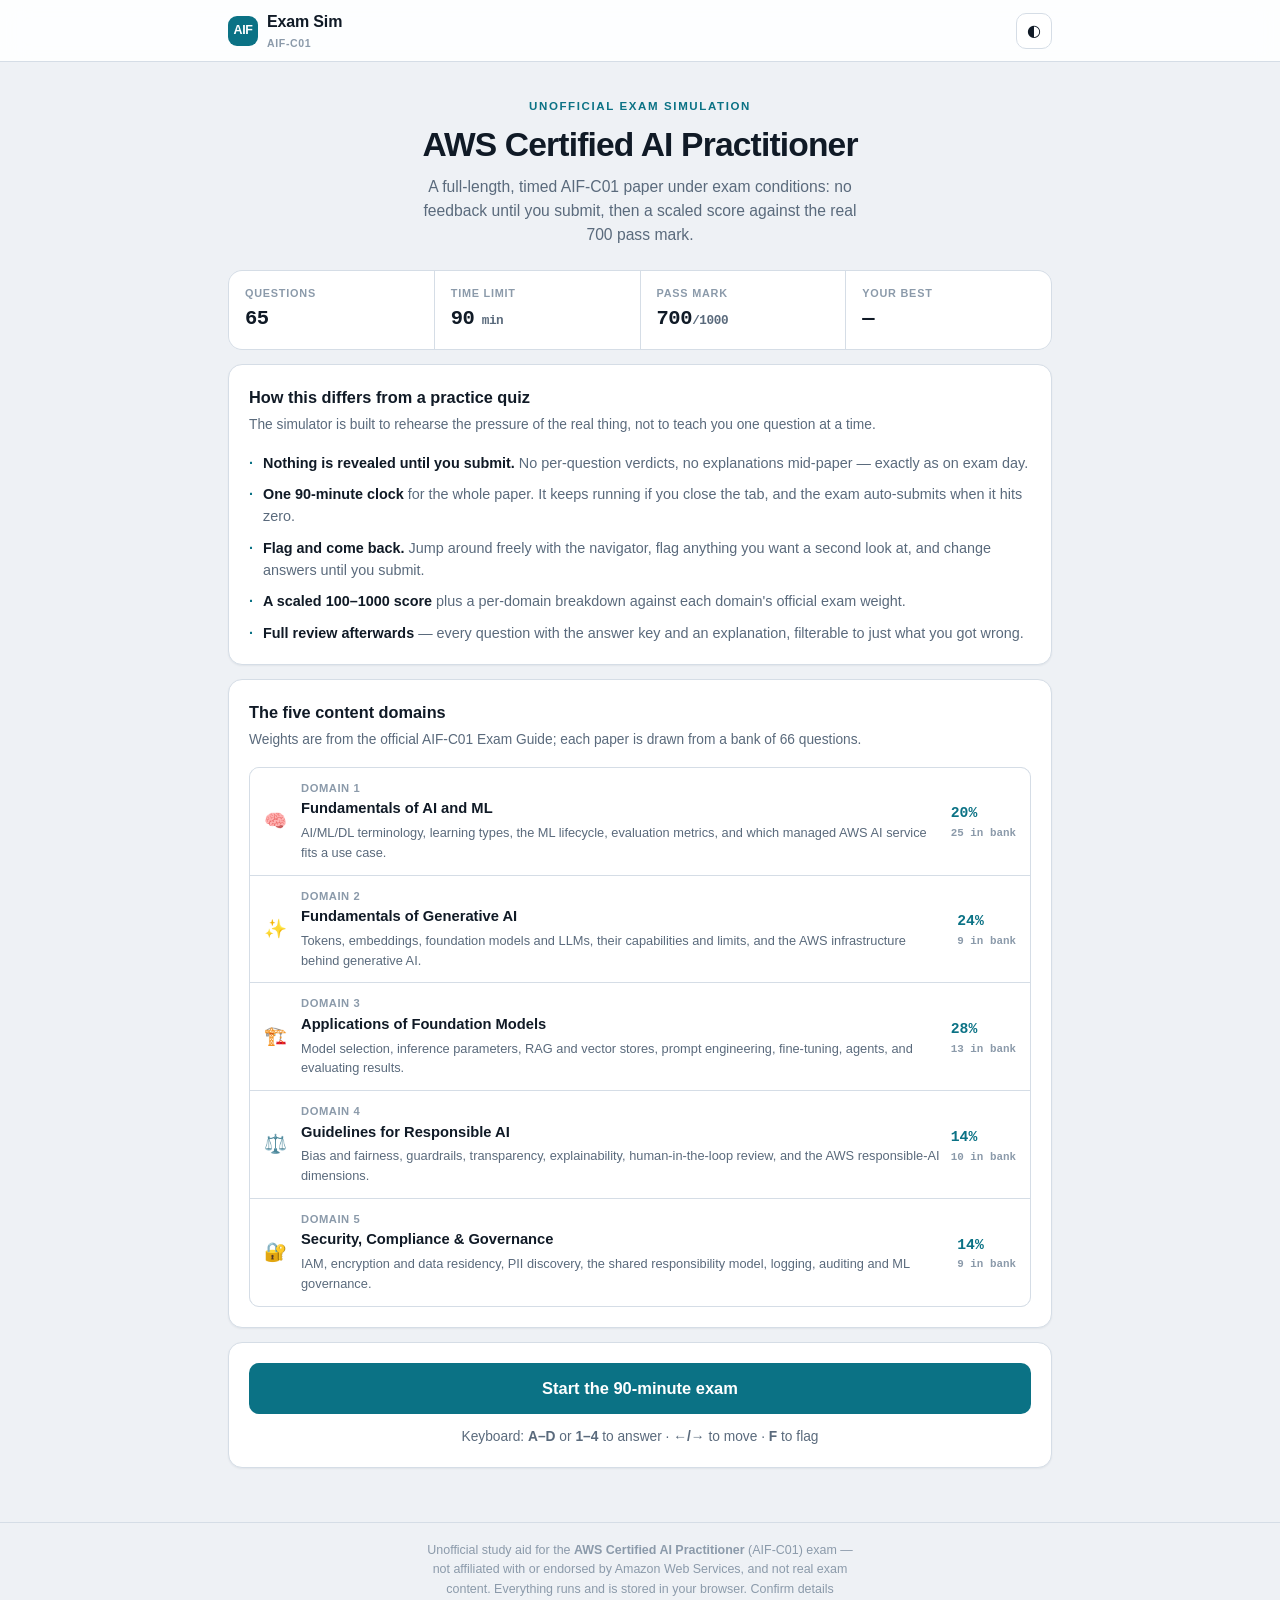
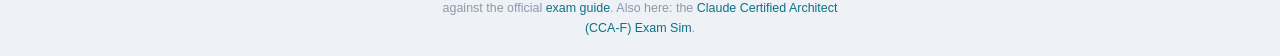
<file: index.html>
<!DOCTYPE html>
<html lang="en">
<head>
  <meta charset="UTF-8" />
  <meta name="viewport" content="width=device-width, initial-scale=1.0" />
  <meta name="description" content="A free, unofficial full-length exam simulator for the AWS Certified AI Practitioner (AIF-C01): 65 questions, a 90-minute clock, flag-for-review, and a scaled 100-1000 score against the real 700 pass mark." />
  <meta name="color-scheme" content="light dark" />
  <title>AIF-C01 Exam Sim — AWS Certified AI Practitioner</title>
  <link rel="stylesheet" href="./assets/css/styles.css" />
  <link rel="icon" href="data:image/svg+xml,%3Csvg xmlns='http://www.w3.org/2000/svg' viewBox='0 0 100 100'%3E%3Crect width='100' height='100' rx='22' fill='%230b7285'/%3E%3Ctext x='50' y='50' text-anchor='middle' dominant-baseline='central' font-family='monospace' font-size='44' font-weight='bold' fill='%23fff'%3E%E2%8F%B1%3C/text%3E%3C/svg%3E" />
</head>
<body>
  <header class="bar">
    <div class="bar__inner">
      <a class="brand" href="./">
        <span class="brand__mark">AIF</span>
        <span class="brand__name">Exam&nbsp;Sim<small>AIF-C01</small></span>
      </a>
      <span class="bar__spacer"></span>
      <div id="status" class="status" aria-live="off"></div>
      <button class="iconbtn" data-act="theme" aria-label="Toggle light or dark theme" title="Toggle theme">◐</button>
    </div>
  </header>

  <main id="app" class="app">
    <noscript>
      <div class="card">
        <h2 class="card__title">JavaScript required</h2>
        <p class="card__sub">This simulator runs entirely in your browser and needs JavaScript enabled.</p>
      </div>
    </noscript>
  </main>

  <div id="dialog"></div>

  <footer class="foot">
    <p>
      Unofficial study aid for the <strong>AWS Certified AI Practitioner</strong> (AIF-C01) exam — not affiliated with
      or endorsed by Amazon Web Services, and not real exam content. Everything runs and is stored in your browser.
      Confirm details against the official
      <a href="https://aws.amazon.com/certification/certified-ai-practitioner/" target="_blank" rel="noopener">exam guide</a>.
      Also here: the <a href="./ccaf.html">Claude Certified Architect (CCA-F) Exam Sim</a>.
    </p>
  </footer>

  <!-- Classic scripts, no bundler: works on GitHub Pages and straight from file:// -->
  <script src="./assets/js/domains.js"></script>
  <script src="./assets/js/questions.js"></script>
  <script src="./assets/js/app.js"></script>
</body>
</html>
</file>
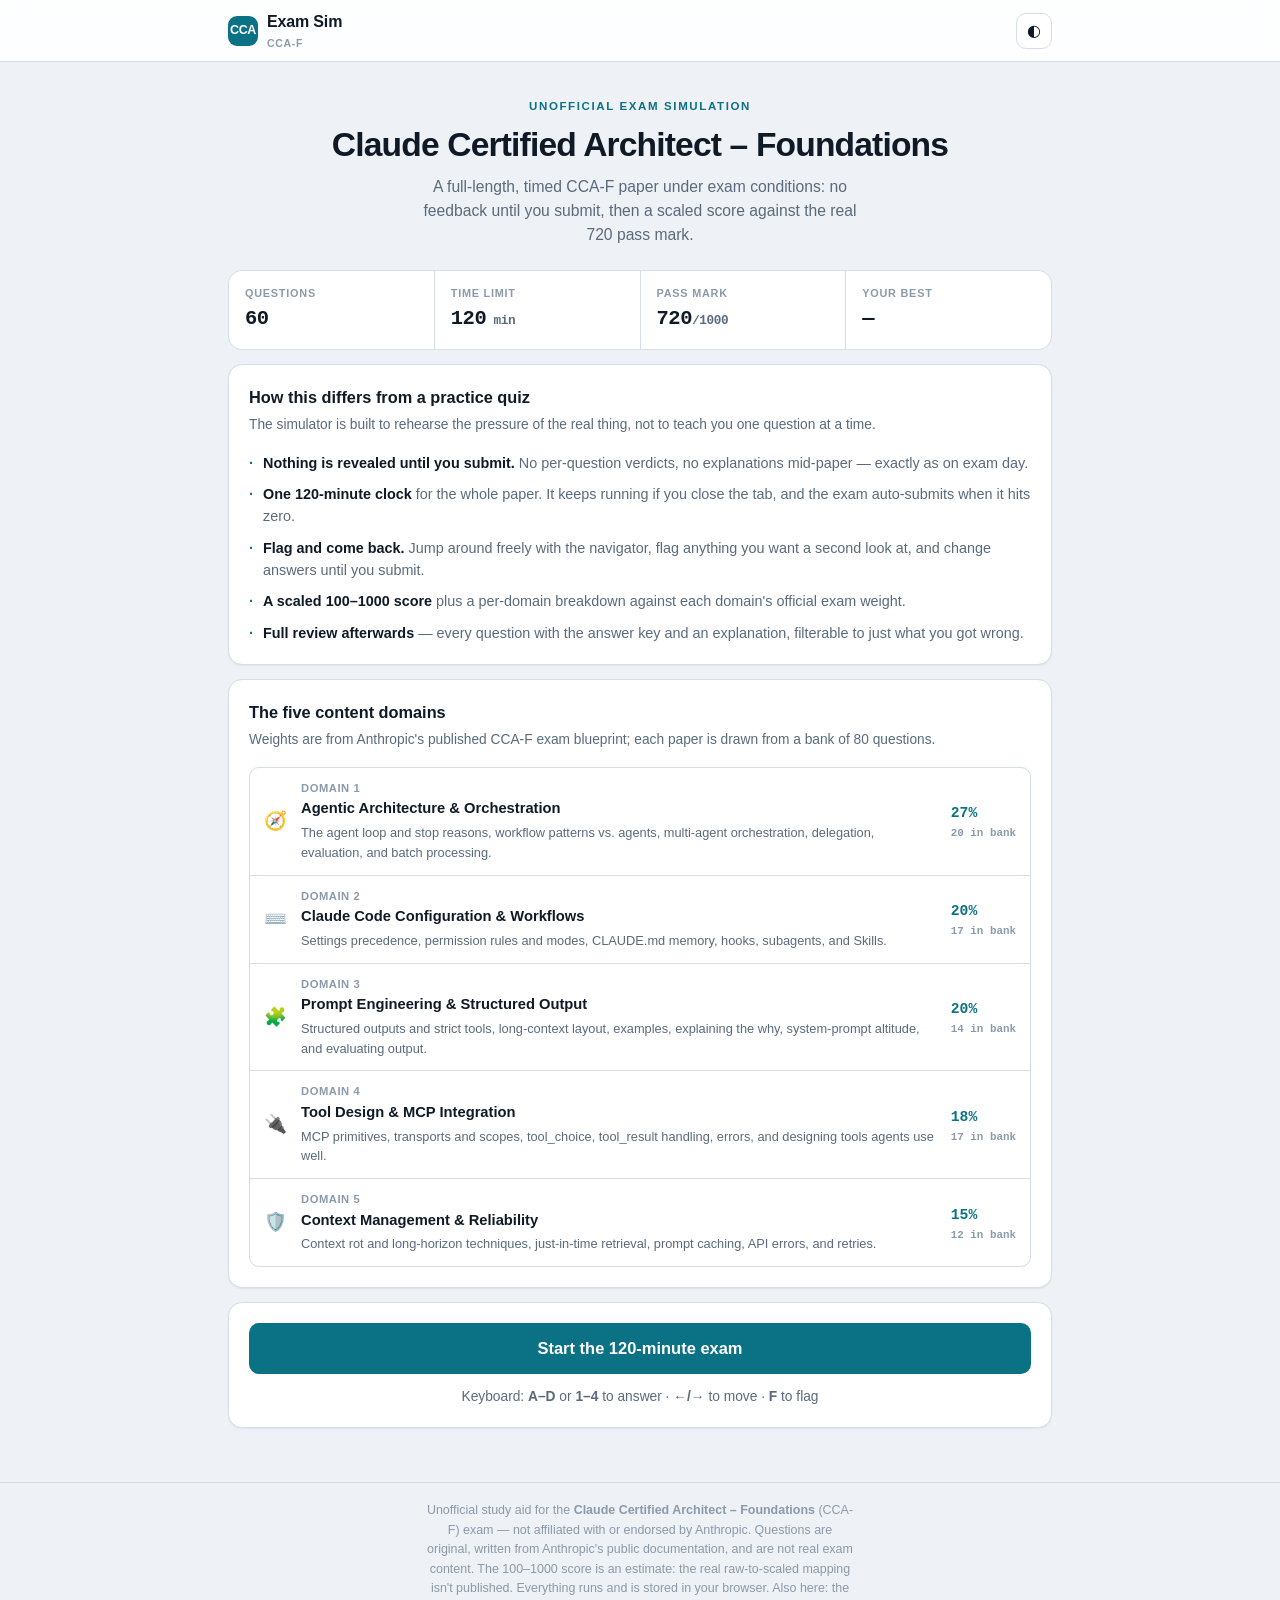
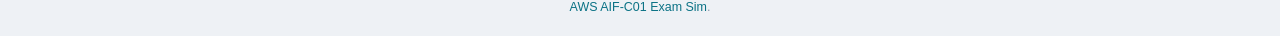
<file: ccaf.html>
<!DOCTYPE html>
<html lang="en">
<head>
  <meta charset="UTF-8" />
  <meta name="viewport" content="width=device-width, initial-scale=1.0" />
  <meta name="description" content="A free, unofficial full-length exam simulator for the Claude Certified Architect – Foundations (CCA-F) exam: 60 questions, a 120-minute clock, flag-for-review, and a scaled 100-1000 score against the 720 pass mark." />
  <meta name="color-scheme" content="light dark" />
  <title>CCA-F Exam Sim — Claude Certified Architect – Foundations</title>
  <link rel="stylesheet" href="./assets/css/styles.css" />
  <link rel="icon" href="data:image/svg+xml,%3Csvg xmlns='http://www.w3.org/2000/svg' viewBox='0 0 100 100'%3E%3Crect width='100' height='100' rx='22' fill='%23c2410c'/%3E%3Ctext x='50' y='50' text-anchor='middle' dominant-baseline='central' font-family='monospace' font-size='44' font-weight='bold' fill='%23fff'%3E%E2%8F%B1%3C/text%3E%3C/svg%3E" />
</head>
<body>
  <header class="bar">
    <div class="bar__inner">
      <a class="brand" href="./ccaf.html">
        <span class="brand__mark">CCA</span>
        <span class="brand__name">Exam&nbsp;Sim<small>CCA-F</small></span>
      </a>
      <span class="bar__spacer"></span>
      <div id="status" class="status" aria-live="off"></div>
      <button class="iconbtn" data-act="theme" aria-label="Toggle light or dark theme" title="Toggle theme">◐</button>
    </div>
  </header>

  <main id="app" class="app">
    <noscript>
      <div class="card">
        <h2 class="card__title">JavaScript required</h2>
        <p class="card__sub">This simulator runs entirely in your browser and needs JavaScript enabled.</p>
      </div>
    </noscript>
  </main>

  <div id="dialog"></div>

  <footer class="foot">
    <p>
      Unofficial study aid for the <strong>Claude Certified Architect – Foundations</strong> (CCA-F) exam — not
      affiliated with or endorsed by Anthropic. Questions are original, written from Anthropic's public documentation,
      and are not real exam content. The 100–1000 score is an estimate: the real raw-to-scaled mapping isn't published.
      Everything runs and is stored in your browser.
      Also here: the <a href="./">AWS AIF-C01 Exam Sim</a>.
    </p>
  </footer>

  <!-- Classic scripts, no bundler: works on GitHub Pages and straight from file:// -->
  <script src="./assets/js/ccaf-domains.js"></script>
  <script src="./assets/js/ccaf-questions.js"></script>
  <script>
    window.EXAM_DOMAINS = window.CCAF_DOMAINS;
    window.EXAM_QUESTIONS = window.CCAF_QUESTIONS;
    window.EXAM_CONFIG = {
      storagePrefix: "ccafsim",
      spec: { questions: 60, minutes: 120, passScaled: 720, passPct: 72 },
      copy: {
        examName: "Claude Certified Architect – Foundations",
        examCode: "CCA-F",
        weightsSource: "Anthropic's published CCA-F exam blueprint",
        docsSource: "Anthropic documentation",
      },
    };
  </script>
  <script src="./assets/js/app.js"></script>
</body>
</html>
</file>
<file: assets/css/styles.css>
/* ===== AIF-C01 Exam Sim — styles ========================================= */
/* An exam-console look: cool slate surfaces, a cyan accent, and a monospace
   timer/navigator. Deliberately distinct from the AIF-C01 Trainer's
   AWS-orange quiz theme so the two apps never get confused for each other. */

:root {
  --bg: #eef1f5;
  --bg-elev: #ffffff;
  --bg-sunken: #e4e9ef;
  --text: #101a26;
  --text-dim: #5a6a7c;
  --text-faint: #8b9aaa;
  --border: #d5dde6;
  --border-strong: #b9c6d3;

  --accent: #0b7285;
  --accent-soft: #0b728514;
  --accent-ink: #ffffff;

  --flag: #b5830c;
  --good: #15803d;
  --mid: #b45309;
  --low: #b91c1c;

  --shadow: 0 1px 2px rgba(15, 30, 45, .05), 0 10px 30px rgba(15, 30, 45, .06);
  --shadow-sm: 0 1px 2px rgba(15, 30, 45, .06);
  --radius: 14px;
  --radius-sm: 10px;
  --maxw: 860px;
  --mono: ui-monospace, SFMono-Regular, "SF Mono", Menlo, Consolas, monospace;
  color-scheme: light;
}

:root[data-theme="dark"] {
  --bg: #0b1219;
  --bg-elev: #131e29;
  --bg-sunken: #0e1822;
  --text: #e8eef4;
  --text-dim: #93a5b6;
  --text-faint: #6b7d8f;
  --border: #22313f;
  --border-strong: #35485a;

  --accent: #22d3ee;
  --accent-soft: #22d3ee1a;
  --accent-ink: #06202a;

  --flag: #fbbf24;
  --good: #34d399;
  --mid: #fbbf24;
  --low: #f87171;

  --shadow: 0 1px 2px rgba(0, 0, 0, .5), 0 14px 36px rgba(0, 0, 0, .45);
  --shadow-sm: 0 1px 3px rgba(0, 0, 0, .45);
  color-scheme: dark;
}

* { box-sizing: border-box; }
html, body { margin: 0; }
body {
  font-family: -apple-system, BlinkMacSystemFont, "SF Pro Text", "Segoe UI", Roboto, Helvetica, Arial, sans-serif;
  background: var(--bg);
  color: var(--text);
  line-height: 1.55;
  -webkit-font-smoothing: antialiased;
  min-height: 100vh;
  display: flex;
  flex-direction: column;
}
a { color: var(--accent); }

/* ---------------------------------------------------------------- chrome -- */
.bar {
  position: sticky; top: 0; z-index: 20;
  background: color-mix(in srgb, var(--bg-elev) 88%, transparent);
  backdrop-filter: saturate(180%) blur(14px);
  -webkit-backdrop-filter: saturate(180%) blur(14px);
  border-bottom: 1px solid var(--border);
}
.bar__inner {
  max-width: var(--maxw); margin: 0 auto; padding: 10px 18px;
  display: flex; align-items: center; gap: 12px;
}
.brand { display: flex; align-items: center; gap: 9px; text-decoration: none; color: var(--text); font-weight: 700; }
.brand__mark {
  display: grid; place-items: center; width: 30px; height: 30px; flex: none;
  border-radius: 9px; background: var(--accent); color: var(--accent-ink);
  font-size: .78rem; font-weight: 800; letter-spacing: -.03em;
}
.brand__name { font-size: 1rem; letter-spacing: -.01em; }
.brand__name small { display: block; font-size: .66rem; font-weight: 600; color: var(--text-faint); letter-spacing: .06em; text-transform: uppercase; }
.bar__spacer { flex: 1; }

/* live exam status in the top bar */
.status { display: flex; align-items: center; gap: 10px; }
.clock {
  font-family: var(--mono); font-size: .95rem; font-weight: 700;
  padding: 5px 11px; border-radius: 9px; letter-spacing: .02em;
  background: var(--bg-sunken); border: 1px solid var(--border); color: var(--text);
  font-variant-numeric: tabular-nums;
}
.clock--warn { color: var(--mid); border-color: color-mix(in srgb, var(--mid) 50%, var(--border)); background: color-mix(in srgb, var(--mid) 12%, var(--bg-elev)); }
.clock--danger {
  color: var(--low); border-color: color-mix(in srgb, var(--low) 55%, var(--border));
  background: color-mix(in srgb, var(--low) 12%, var(--bg-elev));
  animation: pulse 1.4s ease-in-out infinite;
}
@keyframes pulse { 50% { opacity: .55; } }
.counter { font-family: var(--mono); font-size: .85rem; color: var(--text-dim); font-variant-numeric: tabular-nums; white-space: nowrap; }

.iconbtn {
  border: 1px solid var(--border); background: var(--bg-elev); color: var(--text);
  width: 36px; height: 36px; flex: none; border-radius: 10px; font-size: 1rem;
  cursor: pointer; display: grid; place-items: center;
  transition: transform .1s ease, border-color .15s ease;
}
.iconbtn:hover { border-color: var(--border-strong); }
.iconbtn:active { transform: scale(.92); }

.app { flex: 1; width: 100%; max-width: var(--maxw); margin: 0 auto; padding: 22px 18px 40px; }
.foot { border-top: 1px solid var(--border); padding: 18px; text-align: center; color: var(--text-faint); font-size: .78rem; }
.foot a { color: var(--accent); text-decoration: none; }
.foot a:hover { text-decoration: underline; }
.foot p { margin: 0 auto; max-width: 62ch; }

/* ---------------------------------------------------------------- shared -- */
.view { animation: rise .26s ease; }
@keyframes rise { from { opacity: 0; transform: translateY(6px); } to { opacity: 1; transform: none; } }

.card {
  background: var(--bg-elev); border: 1px solid var(--border);
  border-radius: var(--radius); padding: 20px; margin-bottom: 14px; box-shadow: var(--shadow-sm);
}
.card__title { margin: 0 0 4px; font-size: 1.02rem; font-weight: 700; }
.card__sub { margin: 0 0 16px; font-size: .86rem; color: var(--text-dim); }

.btn {
  border: 1px solid transparent; border-radius: var(--radius-sm); padding: 11px 18px;
  font-size: .95rem; font-weight: 650; cursor: pointer; font-family: inherit;
  transition: transform .08s ease, opacity .2s ease, border-color .15s ease, background .15s ease;
}
.btn:active { transform: scale(.975); }
.btn:disabled { opacity: .38; cursor: not-allowed; }
.btn--primary { background: var(--accent); color: var(--accent-ink); }
.btn--primary:hover:not(:disabled) { background: color-mix(in srgb, var(--accent) 88%, var(--text)); }
.btn--outline { background: var(--bg-elev); color: var(--text); border-color: var(--border-strong); }
.btn--outline:hover:not(:disabled) { border-color: var(--accent); color: var(--accent); }
.btn--ghost { background: transparent; color: var(--text-dim); }
.btn--ghost:hover:not(:disabled) { color: var(--accent); }
.btn--danger { background: var(--low); color: #fff; }
.btn--lg { padding: 15px 26px; font-size: 1.03rem; }
.btn--block { width: 100%; }
.row { display: flex; gap: 10px; flex-wrap: wrap; }
.row--end { justify-content: flex-end; }
.row--between { justify-content: space-between; align-items: center; }
.grow { flex: 1; }

.pill {
  display: inline-flex; align-items: center; gap: 5px;
  font-size: .7rem; font-weight: 750; text-transform: uppercase; letter-spacing: .05em;
  padding: 3px 9px; border-radius: 999px; white-space: nowrap;
  background: var(--accent-soft); color: var(--accent);
  border: 1px solid color-mix(in srgb, var(--accent) 28%, transparent);
}
.pill--flag { background: color-mix(in srgb, var(--flag) 14%, transparent); color: var(--flag); border-color: color-mix(in srgb, var(--flag) 32%, transparent); }
.pill--good { background: color-mix(in srgb, var(--good) 13%, transparent); color: var(--good); border-color: color-mix(in srgb, var(--good) 30%, transparent); }
.pill--low  { background: color-mix(in srgb, var(--low) 13%, transparent);  color: var(--low);  border-color: color-mix(in srgb, var(--low) 30%, transparent); }
.pill--mute { background: var(--bg-sunken); color: var(--text-dim); border-color: var(--border); }

.note {
  border-radius: var(--radius-sm); padding: 12px 14px; font-size: .86rem;
  border: 1px solid color-mix(in srgb, var(--mid) 40%, var(--border));
  background: color-mix(in srgb, var(--mid) 9%, var(--bg-elev));
}
.note strong { color: var(--text); }

/* ------------------------------------------------------------ intro view -- */
.hero { text-align: center; padding: 14px 0 22px; }
.hero__eyebrow { font-size: .72rem; font-weight: 750; text-transform: uppercase; letter-spacing: .14em; color: var(--accent); margin: 0 0 10px; }
.hero__title { font-size: 2.1rem; font-weight: 800; letter-spacing: -.025em; margin: 0 0 10px; line-height: 1.15; }
.hero__sub { color: var(--text-dim); max-width: 50ch; margin: 0 auto; font-size: .98rem; }

.specs { display: grid; grid-template-columns: repeat(2, 1fr); gap: 1px; background: var(--border); border: 1px solid var(--border); border-radius: var(--radius); overflow: hidden; }
@media (min-width: 620px) { .specs { grid-template-columns: repeat(4, 1fr); } }
.spec { background: var(--bg-elev); padding: 14px 16px; }
.spec__k { font-size: .68rem; font-weight: 750; text-transform: uppercase; letter-spacing: .07em; color: var(--text-faint); }
.spec__v { font-size: 1.28rem; font-weight: 800; font-family: var(--mono); letter-spacing: -.02em; margin-top: 2px; font-variant-numeric: tabular-nums; }
.spec__v small { font-family: inherit; font-size: .62em; font-weight: 700; color: var(--text-dim); }

.rules { list-style: none; margin: 0; padding: 0; display: grid; gap: 9px; }
.rules li { display: flex; gap: 10px; font-size: .9rem; color: var(--text-dim); align-items: flex-start; }
.rules li b { color: var(--text); font-weight: 650; }
.rules__mark { flex: none; color: var(--accent); font-weight: 800; }

.blueprint { display: grid; gap: 1px; background: var(--border); border: 1px solid var(--border); border-radius: var(--radius-sm); overflow: hidden; }
.bp {
  display: grid; grid-template-columns: 26px 1fr auto; gap: 11px; align-items: center;
  background: var(--bg-elev); padding: 12px 14px;
}
.bp__icon { font-size: 1.15rem; }
.bp__name { font-weight: 650; font-size: .92rem; }
.bp__code { font-size: .7rem; color: var(--text-faint); font-weight: 700; text-transform: uppercase; letter-spacing: .05em; }
.bp__blurb { font-size: .8rem; color: var(--text-dim); margin-top: 3px; }
.bp__w { font-family: var(--mono); font-weight: 750; font-size: .92rem; color: var(--accent); white-space: nowrap; }
.bp__n { display: block; font-family: var(--mono); font-size: .68rem; color: var(--text-faint); font-weight: 600; text-align: right; }

.history { list-style: none; margin: 0; padding: 0; display: grid; gap: 8px; }
.history li {
  display: flex; align-items: center; gap: 10px; font-size: .86rem;
  background: var(--bg-sunken); border: 1px solid var(--border);
  border-radius: var(--radius-sm); padding: 9px 13px;
}
.history__score { font-family: var(--mono); font-weight: 800; font-size: 1rem; font-variant-numeric: tabular-nums; }
.history__when { color: var(--text-faint); font-size: .78rem; margin-left: auto; }

/* ------------------------------------------------------------- exam view -- */
.track { height: 3px; background: var(--bg-sunken); position: sticky; top: 56px; z-index: 19; }
.track span { display: block; height: 100%; background: var(--accent); transition: width .25s ease; }

.qhead { display: flex; align-items: center; gap: 10px; flex-wrap: wrap; margin-bottom: 14px; }
.qhead__n { font-family: var(--mono); font-size: .8rem; font-weight: 750; color: var(--text-dim); letter-spacing: .02em; }

.qprompt { margin: 0 0 6px; font-size: 1.22rem; font-weight: 700; line-height: 1.42; letter-spacing: -.01em; }
.qhint { margin: 0 0 16px; font-size: .8rem; color: var(--text-faint); font-weight: 600; }

.opts { display: grid; gap: 9px; }
.opt {
  display: grid; grid-template-columns: 26px 1fr; gap: 12px; align-items: start; text-align: left; width: 100%;
  background: var(--bg-sunken); border: 1.5px solid var(--border); border-radius: var(--radius-sm);
  padding: 13px 14px; color: var(--text); font-family: inherit; font-size: .96rem; line-height: 1.45;
  cursor: pointer; transition: border-color .14s, background .14s;
}
.opt:not(:disabled):hover { border-color: var(--border-strong); background: var(--bg-elev); }
.opt:disabled { cursor: default; }
.opt__key {
  flex: none; width: 26px; height: 26px; display: grid; place-items: center;
  border: 1.5px solid var(--border-strong); border-radius: 50%;
  font-family: var(--mono); font-size: .78rem; font-weight: 750; color: var(--text-dim);
  transition: background .14s, border-color .14s, color .14s;
}
.opt__key--box { border-radius: 7px; }
.opt__body { min-width: 0; }
.opt__tag { display: block; margin-top: 5px; font-size: .7rem; font-weight: 750; text-transform: uppercase; letter-spacing: .05em; }

.opt--on { border-color: var(--accent); background: color-mix(in srgb, var(--accent) 9%, var(--bg-elev)); }
.opt--on .opt__key { background: var(--accent); border-color: var(--accent); color: var(--accent-ink); }
.opt--right { border-color: var(--good); background: color-mix(in srgb, var(--good) 10%, var(--bg-elev)); }
.opt--right .opt__key { background: var(--good); border-color: var(--good); color: #fff; }
.opt--right .opt__tag { color: var(--good); }
.opt--wrong { border-color: var(--low); background: color-mix(in srgb, var(--low) 10%, var(--bg-elev)); }
.opt--wrong .opt__key { background: var(--low); border-color: var(--low); color: #fff; }
.opt--wrong .opt__tag { color: var(--low); }
.opt--missed { border-style: dashed; border-color: var(--good); background: color-mix(in srgb, var(--good) 5%, var(--bg-elev)); }
.opt--missed .opt__tag { color: var(--good); }

.navrow { display: flex; gap: 9px; align-items: center; margin-top: 18px; flex-wrap: wrap; }
.navrow .btn { min-width: 104px; }

/* the question navigator strip / grid */
.navstrip {
  position: sticky; bottom: 0; z-index: 18; margin: 18px -18px -40px; padding: 11px 18px 14px;
  background: color-mix(in srgb, var(--bg-elev) 92%, transparent);
  backdrop-filter: saturate(180%) blur(14px);
  -webkit-backdrop-filter: saturate(180%) blur(14px);
  border-top: 1px solid var(--border);
}
.navstrip__head { display: flex; align-items: center; gap: 10px; margin-bottom: 9px; font-size: .74rem; color: var(--text-faint); font-weight: 650; }
.navstrip__legend { display: flex; gap: 11px; flex-wrap: wrap; margin-left: auto; }
.lg { display: inline-flex; align-items: center; gap: 4px; }
.lg i { width: 9px; height: 9px; border-radius: 3px; border: 1.5px solid var(--border-strong); background: transparent; }
.lg--done i { background: var(--accent); border-color: var(--accent); }
.lg--flag i { background: var(--flag); border-color: var(--flag); }

.grid { display: grid; grid-template-columns: repeat(auto-fill, minmax(34px, 1fr)); gap: 5px; }
.dot {
  aspect-ratio: 1; display: grid; place-items: center; position: relative;
  border: 1.5px solid var(--border); border-radius: 7px; background: var(--bg-sunken);
  font-family: var(--mono); font-size: .7rem; font-weight: 700; color: var(--text-dim);
  cursor: pointer; font-variant-numeric: tabular-nums;
  transition: border-color .12s, background .12s, color .12s, transform .08s;
}
.dot:hover { border-color: var(--border-strong); }
.dot:active { transform: scale(.9); }
.dot--done { background: var(--accent); border-color: var(--accent); color: var(--accent-ink); }
.dot--flag::after {
  content: ""; position: absolute; top: -2px; right: -2px; width: 8px; height: 8px;
  border-radius: 50%; background: var(--flag); border: 1.5px solid var(--bg-elev);
}
.dot--now { outline: 2px solid var(--accent); outline-offset: 2px; }
.dot--right { background: var(--good); border-color: var(--good); color: #fff; }
.dot--wrong { background: var(--low); border-color: var(--low); color: #fff; }

/* --------------------------------------------------------- report / score */
.report { display: grid; gap: 18px; align-items: center; grid-template-columns: 1fr; text-align: center; }
@media (min-width: 620px) { .report { grid-template-columns: auto 1fr; text-align: left; } }
.gauge {
  --pct: 0; --ring: var(--accent);
  width: 148px; height: 148px; margin: 0 auto; border-radius: 50%; position: relative;
  display: grid; place-items: center;
  background: conic-gradient(var(--ring) calc(var(--pct) * 1%), var(--bg-sunken) 0);
}
.gauge::before { content: ""; position: absolute; inset: 11px; border-radius: 50%; background: var(--bg-elev); }
.gauge__in { position: relative; text-align: center; }
.gauge__score { font-family: var(--mono); font-size: 2.3rem; font-weight: 800; line-height: 1; letter-spacing: -.04em; font-variant-numeric: tabular-nums; }
.gauge__of { font-size: .66rem; font-weight: 700; color: var(--text-faint); text-transform: uppercase; letter-spacing: .08em; margin-top: 4px; }
.verdict { margin: 0 0 6px; font-size: 1.55rem; font-weight: 800; letter-spacing: -.02em; }
.verdict--pass { color: var(--good); }
.verdict--fail { color: var(--low); }
.report__line { margin: 0 0 4px; color: var(--text-dim); font-size: .92rem; }
.report__line b { color: var(--text); }
.report__pills { margin-top: 12px; display: flex; gap: 7px; flex-wrap: wrap; justify-content: center; }
@media (min-width: 620px) { .report__pills { justify-content: flex-start; } }

.bars { display: grid; gap: 15px; }
.barrow__top { display: flex; align-items: baseline; gap: 8px; margin-bottom: 6px; font-size: .88rem; }
.barrow__name { font-weight: 650; }
.barrow__w { font-size: .72rem; color: var(--text-faint); font-weight: 650; }
.barrow__val { margin-left: auto; font-family: var(--mono); font-weight: 750; font-variant-numeric: tabular-nums; }
.barrow__track { height: 9px; background: var(--bg-sunken); border-radius: 999px; overflow: hidden; position: relative; }
.barrow__track span { display: block; height: 100%; border-radius: 999px; transition: width .6s ease; }
.barrow__track::after {
  content: ""; position: absolute; top: -3px; bottom: -3px; left: 70%; width: 1.5px;
  background: var(--text-faint); opacity: .55;
}
.fill--good { background: var(--good); }
.fill--mid { background: var(--mid); }
.fill--low { background: var(--low); }
.bars__key { margin: 12px 0 0; font-size: .76rem; color: var(--text-faint); }

.reslinks { list-style: none; margin: 0; padding: 0; display: grid; gap: 7px; }
.reslinks a {
  display: flex; align-items: center; justify-content: space-between; gap: 10px;
  text-decoration: none; color: var(--accent); background: var(--bg-sunken);
  border: 1px solid var(--border); border-radius: var(--radius-sm);
  padding: 10px 13px; font-weight: 600; font-size: .89rem;
}
.reslinks a:hover { border-color: var(--accent); }
.reslinks__src { color: var(--text-faint); font-size: .68rem; font-weight: 750; text-transform: uppercase; letter-spacing: .05em; }
.weakdom { margin-bottom: 16px; }
.weakdom:last-child { margin-bottom: 0; }
.weakdom__h { margin: 0 0 8px; font-size: .95rem; }

/* ----------------------------------------------------------- review view -- */
.filters { display: inline-flex; background: var(--bg-sunken); border: 1px solid var(--border); border-radius: var(--radius-sm); padding: 3px; gap: 3px; flex-wrap: wrap; }
.filters__b { border: none; background: transparent; color: var(--text-dim); padding: 7px 14px; border-radius: 8px; font-weight: 650; font-size: .85rem; cursor: pointer; font-family: inherit; }
.filters__b--on { background: var(--accent); color: var(--accent-ink); }
.filters__b:disabled { opacity: .35; cursor: not-allowed; }

.rev { border-top: 1px solid var(--border); padding: 18px 0; }
.rev:first-of-type { border-top: none; padding-top: 4px; }
.rev:last-of-type { padding-bottom: 0; }
.rev__head { display: flex; align-items: center; gap: 8px; flex-wrap: wrap; margin-bottom: 9px; }
.rev__n { font-family: var(--mono); font-size: .78rem; font-weight: 750; color: var(--text-faint); }
.rev__prompt { margin: 0 0 12px; font-size: 1.02rem; font-weight: 650; line-height: 1.45; }
.rev__opts { display: grid; gap: 7px; }
.rev__opt {
  display: grid; grid-template-columns: 22px 1fr; gap: 10px; align-items: start;
  border: 1.5px solid var(--border); border-radius: var(--radius-sm);
  padding: 10px 12px; font-size: .9rem; line-height: 1.45; background: var(--bg-sunken);
}
.rev__key { font-family: var(--mono); font-size: .74rem; font-weight: 750; color: var(--text-dim); text-align: center; padding-top: 1px; }
.rev__opt--right { border-color: var(--good); background: color-mix(in srgb, var(--good) 9%, var(--bg-elev)); }
.rev__opt--right .rev__key { color: var(--good); }
.rev__opt--wrong { border-color: var(--low); background: color-mix(in srgb, var(--low) 9%, var(--bg-elev)); }
.rev__opt--wrong .rev__key { color: var(--low); }
.rev__tag { display: block; margin-top: 4px; font-size: .68rem; font-weight: 750; text-transform: uppercase; letter-spacing: .05em; }
.rev__tag--good { color: var(--good); }
.rev__tag--bad { color: var(--low); }
.rev__why {
  margin-top: 11px; padding: 12px 14px; border-radius: var(--radius-sm); font-size: .89rem;
  background: var(--accent-soft); border: 1px solid color-mix(in srgb, var(--accent) 24%, var(--border));
}
.rev__why b { display: block; margin-bottom: 3px; font-size: .72rem; text-transform: uppercase; letter-spacing: .06em; color: var(--accent); }
.empty { text-align: center; color: var(--text-dim); padding: 26px 0; font-size: .92rem; }

/* --------------------------------------------------------------- dialog --- */
.scrim {
  position: fixed; inset: 0; z-index: 50; display: grid; place-items: center; padding: 20px;
  background: rgba(8, 15, 22, .55); backdrop-filter: blur(3px); animation: rise .18s ease;
}
.dialog {
  background: var(--bg-elev); border: 1px solid var(--border); border-radius: var(--radius);
  box-shadow: var(--shadow); padding: 22px; max-width: 420px; width: 100%;
}
.dialog__title { margin: 0 0 8px; font-size: 1.1rem; font-weight: 750; }
.dialog__body { margin: 0 0 18px; color: var(--text-dim); font-size: .92rem; }
.dialog__body ul { margin: 10px 0 0; padding-left: 20px; }

.sr { position: absolute; width: 1px; height: 1px; overflow: hidden; clip: rect(0 0 0 0); white-space: nowrap; }

@media (max-width: 560px) {
  .brand__name small { display: none; }
  .hero__title { font-size: 1.7rem; }
  .navrow .btn { min-width: 0; flex: 1; }
  .gauge { width: 126px; height: 126px; }
}
@media (prefers-reduced-motion: reduce) {
  * { animation-duration: .01ms !important; transition-duration: .01ms !important; }
}
</file>
